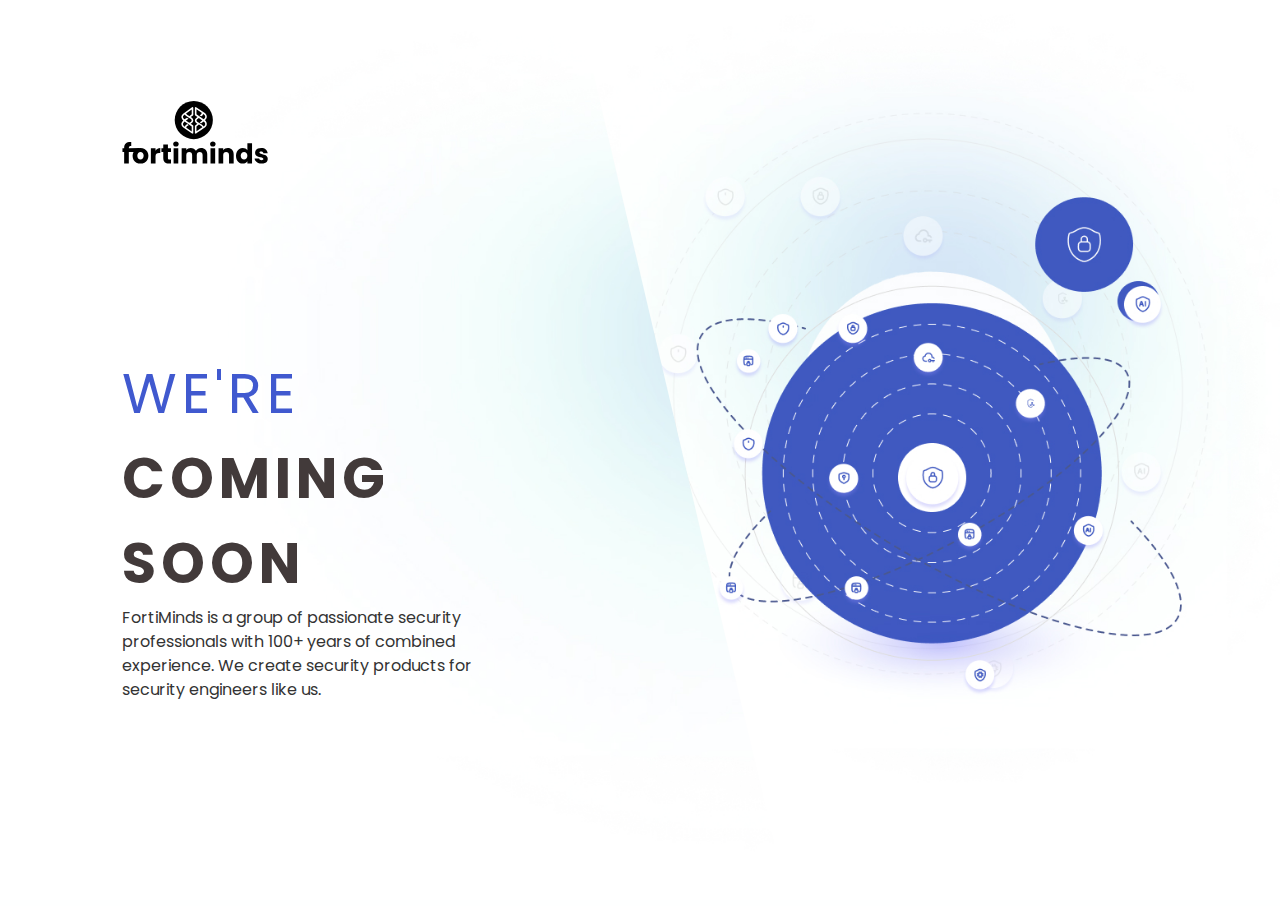
<file: index.html>
<!DOCTYPE html>
<html lang="en">

<head>
    <meta charset="UTF-8">
    <meta name="viewport" content="width=device-width, initial-scale=1.0">
    <link rel="preconnect" href="https://fonts.googleapis.com">
    <link rel="preconnect" href="https://fonts.gstatic.com" crossorigin>
    <link
        href="https://fonts.googleapis.com/css2?family=Poppins:ital,wght@0,100;0,200;0,300;0,400;0,500;0,600;0,700;0,800;0,900;1,100;1,200;1,300;1,400;1,500;1,600;1,700;1,800;1,900&display=swap"
        rel="stylesheet">
    <link rel="stylesheet" href="./css/styles.css">
    <title>Fortiminds</title>
</head>

<style>

</style>

<body>

    <div class="mobile-container">
        <header>
            <section class="hero-banner">
                <div class="logo-wrapper">
                    <img src="./images/logo.svg" alt="logo">
                </div>
                <div class="hero-image"></div>
            </section>
        </header>
        <main>
            <article class="text-info">
                <h2>We're</h2>
                <h2>Coming Soon</h2>
                <p>FortiMinds is a group of passionate security professionals with 100+ years of combined experience. We
                    create security products for security engineers like us.</p>
                <section class="email-signup">
                    <form>
                        <!-- <input class="email-input" type="email" required placeholder="Email Address"
                            name="email-address">
                        <input class="email-submit" value="Go" type="submit" text="Go" for="email-address"></input> -->
                    </form>
                </section>
            </article>
        </main>
    </div>
    <div class="hero-image-desktop">
        <img src="./images/bg1.jpg" alt="Femail athlete squinting towards the camera.">
    </div>

</body>

</html>
</file>
<file: css/styles.css>
.poppins-thin {
    font-family: "Poppins", sans-serif;
    font-weight: 100;
    font-style: normal;
}

.poppins-extralight {
    font-family: "Poppins", sans-serif;
    font-weight: 200;
    font-style: normal;
}

.poppins-light {
    font-family: "Poppins", sans-serif;
    font-weight: 300;
    font-style: normal;
}

.poppins-regular {
    font-family: "Poppins", sans-serif;
    font-weight: 400;
    font-style: normal;
}

.poppins-medium {
    font-family: "Poppins", sans-serif;
    font-weight: 500;
    font-style: normal;
}

.poppins-semibold {
    font-family: "Poppins", sans-serif;
    font-weight: 600;
    font-style: normal;
}

.poppins-bold {
    font-family: "Poppins", sans-serif;
    font-weight: 700;
    font-style: normal;
}

.poppins-extrabold {
    font-family: "Poppins", sans-serif;
    font-weight: 800;
    font-style: normal;
}

.poppins-black {
    font-family: "Poppins", sans-serif;
    font-weight: 900;
    font-style: normal;
}

.poppins-thin-italic {
    font-family: "Poppins", sans-serif;
    font-weight: 100;
    font-style: italic;
}

.poppins-extralight-italic {
    font-family: "Poppins", sans-serif;
    font-weight: 200;
    font-style: italic;
}

.poppins-light-italic {
    font-family: "Poppins", sans-serif;
    font-weight: 300;
    font-style: italic;
}

.poppins-regular-italic {
    font-family: "Poppins", sans-serif;
    font-weight: 400;
    font-style: italic;
}

.poppins-medium-italic {
    font-family: "Poppins", sans-serif;
    font-weight: 500;
    font-style: italic;
}

.poppins-semibold-italic {
    font-family: "Poppins", sans-serif;
    font-weight: 600;
    font-style: italic;
}

.poppins-bold-italic {
    font-family: "Poppins", sans-serif;
    font-weight: 700;
    font-style: italic;
}

.poppins-extrabold-italic {
    font-family: "Poppins", sans-serif;
    font-weight: 800;
    font-style: italic;
}

.poppins-black-italic {
    font-family: "Poppins", sans-serif;
    font-weight: 900;
    font-style: italic;
}

@font-face {
    font-family: 'Poppins';
    src: url('https://assets.codepen.io/6060109/Poppins_regular.ttf') format('truetype');
    font-weight: normal;
    font-style: normal;
}

@font-face {
    font-family: "Poppins";
    src: url("https://assets.codepen.io/6060109/Poppins_bold.ttf") format("truetype");
    font-weight: bold;
    font-style: normal;
}

*,
*::before,
*::after {
    box-sizing: border-box;
    border-style: none;
    list-style: none;
    margin: 0;
    padding: 0;
    text-decoration: none;
}

:root {
    --theme-color-black: #333333;
    /* rgba(51, 51, 51, 1) */
    --theme-color-brown: #423A3A;
    --theme-color-red: #4059CF;
    --theme-color-white: #FEFFFF;
    /* rgba(254, 255, 255, 1) */
}

/* ---------- MAIN BODY DECLERATIONS ---------- */

html,
body {
    background-color: var(--theme-color-white);
    font-family: "Poppins";
    font-size: 14px;
    height: 100%;
    width: 100%;
}

input {
    font-family: 'Poppins';
}

.mobile-container {
    margin: 0 auto;
    max-width: 500px;
    min-width: 300px;
}

.hero-image-desktop {
    display: none;
}

/* ---------- HERO BANNER DECLERATIONS ---------- */
.hero-banner {
    align-items: center;
    display: flex;
    flex-direction: column;
}

.hero-banner .logo-wrapper {
    height: auto;
    margin: 0 auto;
    padding: 1rem 0;
    width: auto;
}

.logo-wrapper img {
    display: block;
    height: 4.5rem;
    margin: 0 auto;
    width: auto;
}

.hero-banner .hero-image {
    background-image: url(../images/bg2.jpg);
    background-size: cover;
    background-repeat: no-repeat;
    background-position: center;
    height: 376px;
    width: 100%;
}

/* ---------- TEXT INFO DECLERATIONS ---------- */
.text-info {
    align-items: center;
    display: flex;
    flex-direction: column;
    text-align: center;
    width: 100%;
}

.text-info>* {
    padding: 0 2.5rem 0rem;
}

/* intended for the first h2 within .text-info */
.text-info h2:nth-child(1) {
    color: var(--theme-color-red);
    font-weight: normal;
    /* padding-top: 1.8rem;
    padding-bottom: 1rem; */
}

.text-info h2 {
    font-size: 3.5rem;
    font-weight: bold;
    color: var(--theme-color-brown);
    letter-spacing: 5px;
    text-transform: uppercase;
}

.text-info p {
    color: var(--theme-color-black);
    line-height: 24px;
}

.text-info .email-signup {
    margin: 1rem 0 6rem;
    position: relative;
    width: 100%;
}

.email-signup .email-input {
    border: 1px solid rgba(51, 51, 51, .7);
    border-radius: 3px;
    padding: 1rem 1.5rem;
    opacity: .5;
    width: 100%;
}

.email-signup .email-input:focus {
    background-color: var(--theme-color-white);
    outline: 2px solid var(--theme-color-black);
    opacity: 1;
}

.email-signup .email-submit {
    background-color: var(--theme-color-black);
    border-bottom: 1px solid var(--theme-color-black);
    border-radius: 2px;
    color: var(--theme-color-white);
    cursor: pointer;
    font-weight: bold;
    opacity: 1;
    padding: 1rem 1.5rem;
    position: absolute;
    right: 0;
    margin-right: 2.5rem;
    z-index: 10;
}

@media only screen and (min-width: 768px) {
    body {
        background-image: url(../images/bgm.jpg);
        background-position: center;
        background-repeat: no-repeat;
        background-size: cover;
        display: flex;
        flex-direction: row;
        height: 100%;
    }

    main {
        display: flex;
        flex-direction: column;
        height: inherit;
        max-width: 100%;
        margin: 0 auto;
        padding-left: 3.5rem;
    }

    .mobile-container {
        width: 45vw;
        display: flex;
        flex-direction: column;
        justify-content: space-around;
    }

    .hero-banner .logo-wrapper {
        margin-left: 3.5rem;
        width: 100%;
        display: flex;
        align-items: start;
        flex-direction: column;
    }

    .logo-wrapper img {
        margin: 0 0 0;
        padding-left: 2.5rem;
    }

    .hero-image {
        display: none;
    }

    .text-info {
        text-align: left;
        align-items: start;
    }

    .text-info h2 {
        font-size: 4rem;
    }

    .text-info p {
        font-size: 16px;
    }

    .text-info input {
        font-size: 16px;
    }

    .text-info .email-signup {
        margin: 1rem 0 7rem;
    }

    .hero-image-desktop {
        display: block;
        height: 100%;
        width: 55vw;
    }

    .hero-image-desktop img {
        clip-path: polygon(0 0, 100% 0, 100% 100%, 30% 100%);
        height: 100%;
        object-fit: cover;
        width: 100%;
    }

    .email-signup .email-submit {
        border-bottom: 2px solid var(--theme-color-black);
    }
}
</file>
